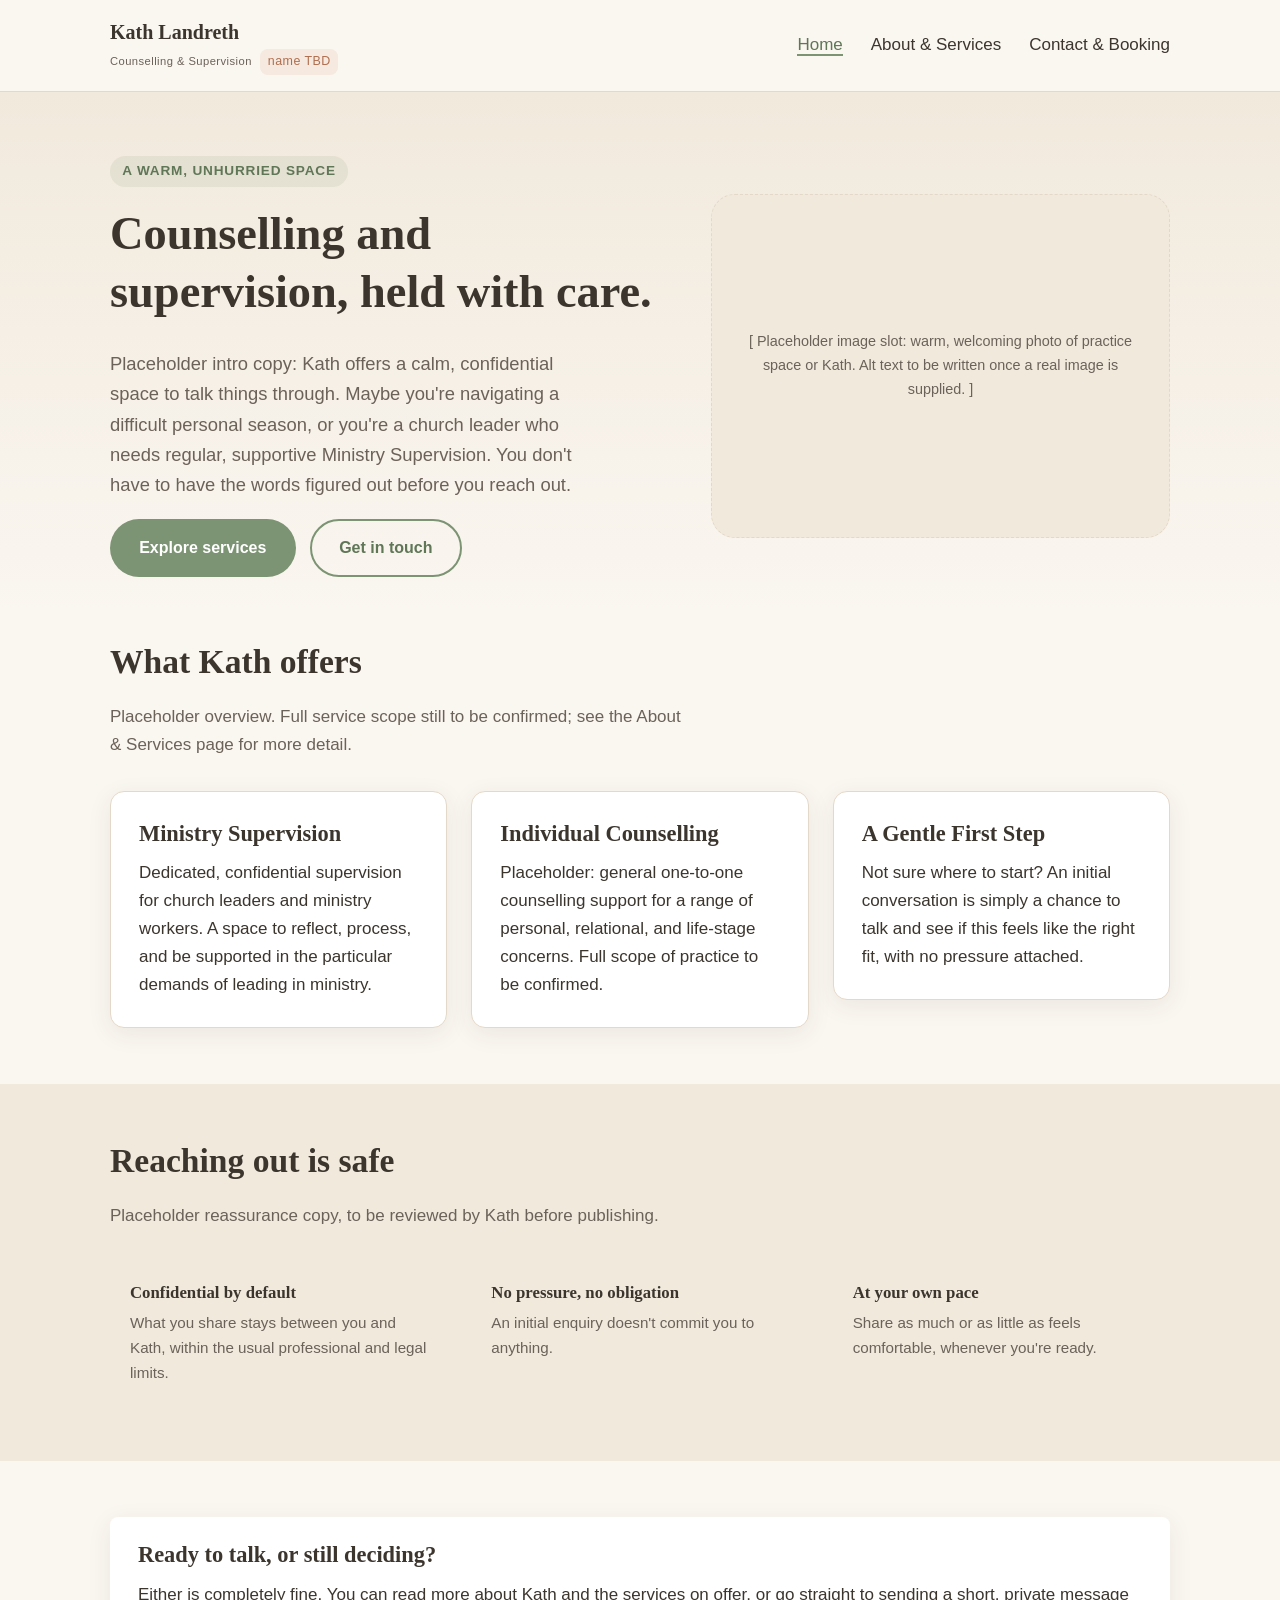
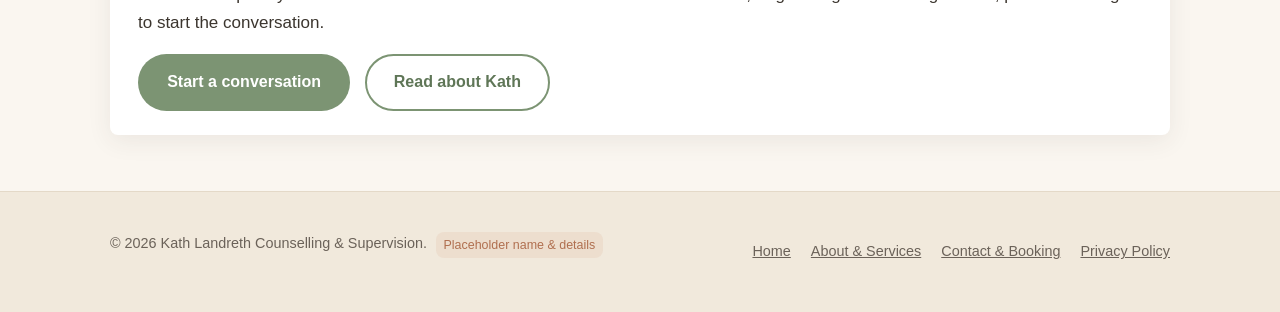
<file: index.html>
<!DOCTYPE html>
<html lang="en">
<head>
  <meta charset="UTF-8" />
  <meta name="viewport" content="width=device-width, initial-scale=1.0" />
  <title>Kath Landreth Counselling &amp; Supervision: A Safe Place to Talk</title>
  <meta name="description" content="Placeholder description: Kath Landreth Counselling & Supervision offers a warm, confidential space for individual counselling and Ministry Supervision for church leaders." />
  <link rel="stylesheet" href="css/style.css" />
  <!-- PLACEHOLDER: favicon not yet supplied. Add rel="icon" once branding is finalised. -->
</head>
<body>
  <a class="skip-link" href="#main-content">Skip to main content</a>

  <header class="site-header">
    <nav class="nav-bar" aria-label="Primary">
      <a class="site-brand" href="index.html">
        Kath Landreth
        <span class="brand-sub">Counselling &amp; Supervision <span class="placeholder-flag">name TBD</span></span>
      </a>
      <button class="nav-toggle" type="button" aria-expanded="false" aria-controls="primary-nav-links" aria-label="Menu">
        <span class="icon-bar"></span>
      </button>
      <ul class="nav-links" id="primary-nav-links">
        <li><a href="index.html" aria-current="page">Home</a></li>
        <li><a href="about.html">About &amp; Services</a></li>
        <li><a href="contact.html">Contact &amp; Booking</a></li>
      </ul>
    </nav>
  </header>

  <main id="main-content">
    <!-- Hero -->
    <section class="hero">
      <div class="container hero-inner">
        <div>
          <span class="hero-eyebrow">A warm, unhurried space</span>
          <h1>Counselling and supervision, held with care.</h1>
          <p class="hero-lede">
            Placeholder intro copy: Kath offers a calm, confidential space to
            talk things through. Maybe you're navigating a difficult personal
            season, or you're a church leader who needs regular, supportive
            Ministry Supervision. You don't have to have the words figured out
            before you reach out.
          </p>
          <div class="btn-group">
            <a class="btn btn-primary" href="about.html">Explore services</a>
            <a class="btn btn-secondary" href="contact.html">Get in touch</a>
          </div>
        </div>
        <div class="hero-image-slot" aria-hidden="false">
          <span>[ Placeholder image slot: warm, welcoming photo of practice space or Kath. Alt text to be written once a real image is supplied. ]</span>
        </div>
      </div>
    </section>

    <!-- What Kath offers -->
    <section class="section">
      <div class="container">
        <div class="section-heading">
          <h2>What Kath offers</h2>
          <p>Placeholder overview. Full service scope still to be confirmed; see the About &amp; Services page for more detail.</p>
        </div>
        <!--
          On mobile (below the breakpoint set in js/main.js's
          initOfferingsCarousel call), this becomes a one-at-a-time
          carousel, same component as the Services carousel on
          about.html, so three long cards don't turn into a wall of
          scrolling. Above that breakpoint it's the plain 3-column grid
          it always was; the JS adds/removes carousel behaviour as the
          viewport crosses the breakpoint, so nothing else needs to
          change here as more offerings are added later.
        -->
        <div class="carousel" id="offerings-carousel">
          <button type="button" class="carousel-arrow carousel-arrow-prev" aria-label="Previous offering" hidden>
            <span aria-hidden="true">&#8249;</span>
          </button>

          <div class="carousel-viewport">
            <ul class="carousel-track card-grid card-grid-3" id="offerings-track">
              <li class="carousel-slide">
                <div class="card card-compact">
                  <h3><a class="card-link" href="about.html#service-ministry-supervision" draggable="false">Ministry Supervision</a></h3>
                  <p>
                    Dedicated, confidential supervision for church leaders and
                    ministry workers. A space to reflect, process, and be
                    supported in the particular demands of leading in ministry.
                  </p>
                </div>
              </li>
              <li class="carousel-slide">
                <div class="card card-compact">
                  <h3><a class="card-link" href="about.html#service-general-counselling" draggable="false">Individual Counselling</a></h3>
                  <p>
                    Placeholder: general one-to-one counselling support for a
                    range of personal, relational, and life-stage concerns.
                    Full scope of practice to be confirmed.
                  </p>
                </div>
              </li>
              <li class="carousel-slide">
                <div class="card card-compact">
                  <h3><a class="card-link" href="contact.html" draggable="false">A Gentle First Step</a></h3>
                  <p>
                    Not sure where to start? An initial conversation is simply a
                    chance to talk and see if this feels like the right fit, with
                    no pressure attached.
                  </p>
                </div>
              </li>
            </ul>
            <!-- Mobile-only swipe hint (see setupCarousel in js/main.js
                 and css/style.css); invisible on desktop and until JS
                 shows it once this carousel scrolls into view. -->
            <span class="carousel-hint" aria-hidden="true">Swipe</span>
          </div>

          <button type="button" class="carousel-arrow carousel-arrow-next" aria-label="Next offering" hidden>
            <span aria-hidden="true">&#8250;</span>
          </button>
        </div>

        <div class="carousel-dots" id="offerings-dots" aria-label="Offering pages" hidden></div>
      </div>
    </section>

    <!-- Reassurance strip -->
    <section class="section section-alt">
      <div class="container">
        <div class="section-heading">
          <h2>Reaching out is safe</h2>
          <p>Placeholder reassurance copy, to be reviewed by Kath before publishing.</p>
        </div>
        <div class="trust-strip">
          <div class="trust-item">
            <h3>Confidential by default</h3>
            <p>What you share stays between you and Kath, within the usual professional and legal limits.</p>
          </div>
          <div class="trust-item">
            <h3>No pressure, no obligation</h3>
            <p>An initial enquiry doesn't commit you to anything.</p>
          </div>
          <div class="trust-item">
            <h3>At your own pace</h3>
            <p>Share as much or as little as feels comfortable, whenever you're ready.</p>
          </div>
        </div>
      </div>
    </section>

    <!-- Closing CTA -->
    <section class="section">
      <div class="container">
        <div class="note-box">
          <h3>Ready to talk, or still deciding?</h3>
          <p>
            Either is completely fine. You can read more about Kath and the
            services on offer, or go straight to sending a short, private
            message to start the conversation.
          </p>
          <div class="btn-group">
            <a class="btn btn-primary" href="contact.html">Start a conversation</a>
            <a class="btn btn-secondary" href="about.html">Read about Kath</a>
          </div>
        </div>
      </div>
    </section>
  </main>

  <footer class="site-footer">
    <div class="container footer-inner">
      <p>&copy; <span id="year">2026</span> Kath Landreth Counselling &amp; Supervision. <span class="placeholder-flag">Placeholder name &amp; details</span></p>
      <ul class="footer-links">
        <li><a href="index.html">Home</a></li>
        <li><a href="about.html">About &amp; Services</a></li>
        <li><a href="contact.html">Contact &amp; Booking</a></li>
        <li><a href="privacy.html">Privacy Policy</a></li>
      </ul>
    </div>
  </footer>

  <script src="js/main.js"></script>
</body>
</html>
</file>
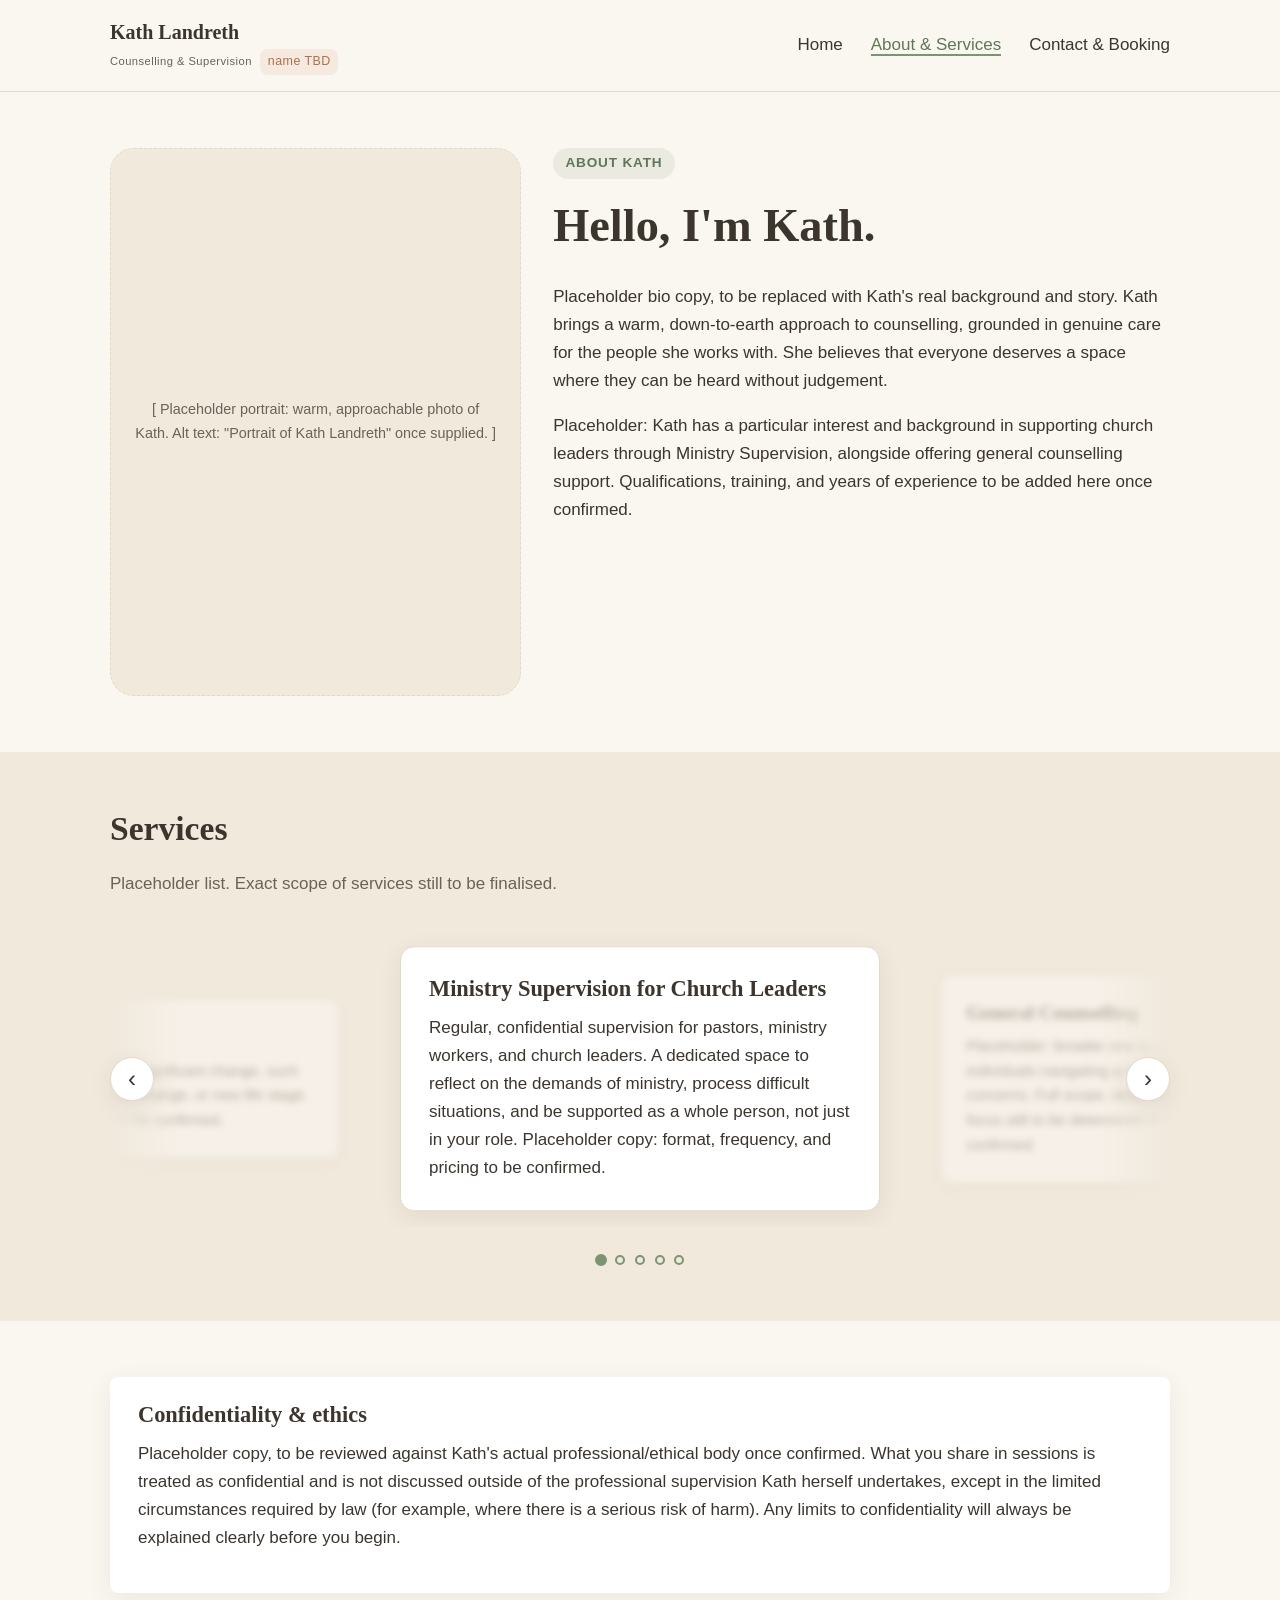
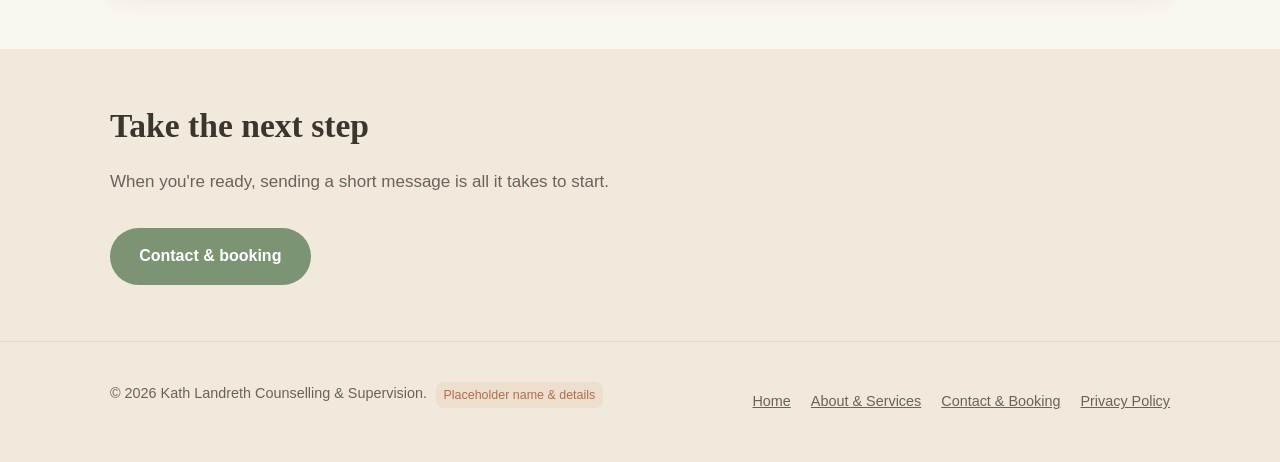
<file: about.html>
<!DOCTYPE html>
<html lang="en">
<head>
  <meta charset="UTF-8" />
  <meta name="viewport" content="width=device-width, initial-scale=1.0" />
  <title>About &amp; Services: Kath Landreth Counselling &amp; Supervision</title>
  <meta name="description" content="Placeholder description: Learn about Kath Landreth and the counselling and Ministry Supervision services offered, including confidentiality and ethics." />
  <link rel="stylesheet" href="css/style.css" />
</head>
<body>
  <a class="skip-link" href="#main-content">Skip to main content</a>

  <header class="site-header">
    <nav class="nav-bar" aria-label="Primary">
      <a class="site-brand" href="index.html">
        Kath Landreth
        <span class="brand-sub">Counselling &amp; Supervision <span class="placeholder-flag">name TBD</span></span>
      </a>
      <button class="nav-toggle" type="button" aria-expanded="false" aria-controls="primary-nav-links" aria-label="Menu">
        <span class="icon-bar"></span>
      </button>
      <ul class="nav-links" id="primary-nav-links">
        <li><a href="index.html">Home</a></li>
        <li><a href="about.html" aria-current="page">About &amp; Services</a></li>
        <li><a href="contact.html">Contact &amp; Booking</a></li>
      </ul>
    </nav>
  </header>

  <main id="main-content">
    <!-- Bio -->
    <section class="section">
      <div class="container">
        <div class="bio-layout">
          <div class="portrait-slot">
            <span>[ Placeholder portrait: warm, approachable photo of Kath. Alt text: "Portrait of Kath Landreth" once supplied. ]</span>
          </div>
          <div class="bio-content">
            <span class="hero-eyebrow">About Kath</span>
            <h1>Hello, I'm Kath.</h1>
            <p>
              Placeholder bio copy, to be replaced with Kath's real
              background and story. Kath brings a warm, down-to-earth
              approach to counselling, grounded in genuine care for the
              people she works with. She believes that everyone deserves
              a space where they can be heard without judgement.
            </p>
            <!-- Hidden on mobile only (see css/style.css): shortens the
                 bio so the portrait below appears sooner in the scroll. -->
            <p class="bio-secondary">
              Placeholder: Kath has a particular interest and background
              in supporting church leaders through Ministry Supervision,
              alongside offering general counselling support. Qualifications,
              training, and years of experience to be added here once
              confirmed.
            </p>
          </div>
        </div>
      </div>
    </section>

    <!-- Services -->
    <section class="section section-alt">
      <div class="container">
        <div class="section-heading">
          <h2>Services</h2>
          <p>Placeholder list. Exact scope of services still to be finalised.</p>
        </div>
        <!--
          Services carousel: progressively enhanced by js/main.js
          (initServicesCarousel). Without JS, .carousel-track falls back to
          the plain .card-grid layout below (both classes are present on
          the <ul>), so every service is still listed and readable.
          Add more <li class="carousel-slide"> entries here as Kath's real
          service list grows; the carousel JS re-measures slide count and
          builds arrows/dots automatically, no other changes needed.
        -->
        <div class="carousel" id="services-carousel">
          <button type="button" class="carousel-arrow carousel-arrow-prev" aria-label="Previous service" hidden>
            <span aria-hidden="true">&#8249;</span>
          </button>

          <div class="carousel-viewport">
            <ul class="carousel-track card-grid" id="services-track">
              <li class="carousel-slide" id="service-ministry-supervision">
                <div class="card card-compact">
                  <h3>Ministry Supervision for Church Leaders</h3>
                  <p>
                    Regular, confidential supervision for pastors, ministry
                    workers, and church leaders. A dedicated space to reflect on
                    the demands of ministry, process difficult situations, and be
                    supported as a whole person, not just in your role.
                    Placeholder copy: format, frequency, and pricing to be
                    confirmed.
                  </p>
                </div>
              </li>
              <li class="carousel-slide" id="service-general-counselling">
                <div class="card card-compact">
                  <h3>General Counselling</h3>
                  <p>
                    Placeholder: broader one-to-one counselling support for
                    individuals navigating a range of personal or relational
                    concerns. Full scope, session format, and areas of focus
                    still to be determined and will be listed here once
                    confirmed.
                  </p>
                </div>
              </li>
              <!-- Placeholder services below, added to demonstrate the
                   carousel with more than two cards. Replace with Kath's
                   real, comprehensive service list once confirmed. -->
              <li class="carousel-slide" id="service-grief-loss-support">
                <div class="card card-compact">
                  <h3>Grief &amp; Loss Support</h3>
                  <p>
                    Placeholder: a space to process loss and the different
                    forms grief can take, at whatever pace feels right.
                    Full scope and format still to be confirmed.
                  </p>
                </div>
              </li>
              <li class="carousel-slide" id="service-anxiety-stress">
                <div class="card card-compact">
                  <h3>Anxiety &amp; Stress</h3>
                  <p>
                    Placeholder: support for managing anxiety, overwhelm,
                    and the pressures of daily life. Full scope and format
                    still to be confirmed.
                  </p>
                </div>
              </li>
              <li class="carousel-slide" id="service-life-transitions">
                <div class="card card-compact">
                  <h3>Life Transitions</h3>
                  <p>
                    Placeholder: support through significant change, such
                    as a career shift, relationship change, or new life
                    stage. Full scope and format still to be confirmed.
                  </p>
                </div>
              </li>
            </ul>
            <!-- Mobile-only swipe hint (see setupCarousel in js/main.js
                 and css/style.css); invisible on desktop and until JS
                 briefly shows it once, on first load. -->
            <span class="carousel-hint" aria-hidden="true">Swipe</span>
          </div>

          <button type="button" class="carousel-arrow carousel-arrow-next" aria-label="Next service" hidden>
            <span aria-hidden="true">&#8250;</span>
          </button>
        </div>

        <div class="carousel-dots" id="services-dots" aria-label="Service pages" hidden></div>
      </div>
    </section>

    <!-- Confidentiality / ethics -->
    <section class="section">
      <div class="container">
        <div class="note-box">
          <h3>Confidentiality &amp; ethics</h3>
          <!--
            Two versions of this copy: .confidentiality-full (desktop)
            and .confidentiality-short (mobile only, shortened, with a
            link through to the full Privacy Policy). CSS toggles which
            one is visible per breakpoint (see css/style.css) — content
            can't cleanly differ by breakpoint any other way without JS.
          -->
          <p class="confidentiality-full">
            Placeholder copy, to be reviewed against Kath's actual
            professional/ethical body once confirmed. What you share in
            sessions is treated as confidential and is not discussed
            outside of the professional supervision Kath herself
            undertakes, except in the limited circumstances required by
            law (for example, where there is a serious risk of harm).
            Any limits to confidentiality will always be explained
            clearly before you begin.
          </p>
          <p class="confidentiality-short">
            Placeholder: what you share is treated as confidential,
            within the usual professional and legal limits.
            <a href="privacy.html">Read the full privacy policy</a>.
          </p>
        </div>
      </div>
    </section>

    <!-- CTA -->
    <section class="section section-alt">
      <div class="container">
        <div class="section-heading">
          <h2>Take the next step</h2>
          <p>When you're ready, sending a short message is all it takes to start.</p>
        </div>
        <div class="btn-group">
          <a class="btn btn-primary" href="contact.html">Contact &amp; booking</a>
        </div>
      </div>
    </section>
  </main>

  <footer class="site-footer">
    <div class="container footer-inner">
      <p>&copy; <span id="year">2026</span> Kath Landreth Counselling &amp; Supervision. <span class="placeholder-flag">Placeholder name &amp; details</span></p>
      <ul class="footer-links">
        <li><a href="index.html">Home</a></li>
        <li><a href="about.html">About &amp; Services</a></li>
        <li><a href="contact.html">Contact &amp; Booking</a></li>
        <li><a href="privacy.html">Privacy Policy</a></li>
      </ul>
    </div>
  </footer>

  <script src="js/main.js"></script>
</body>
</html>
</file>
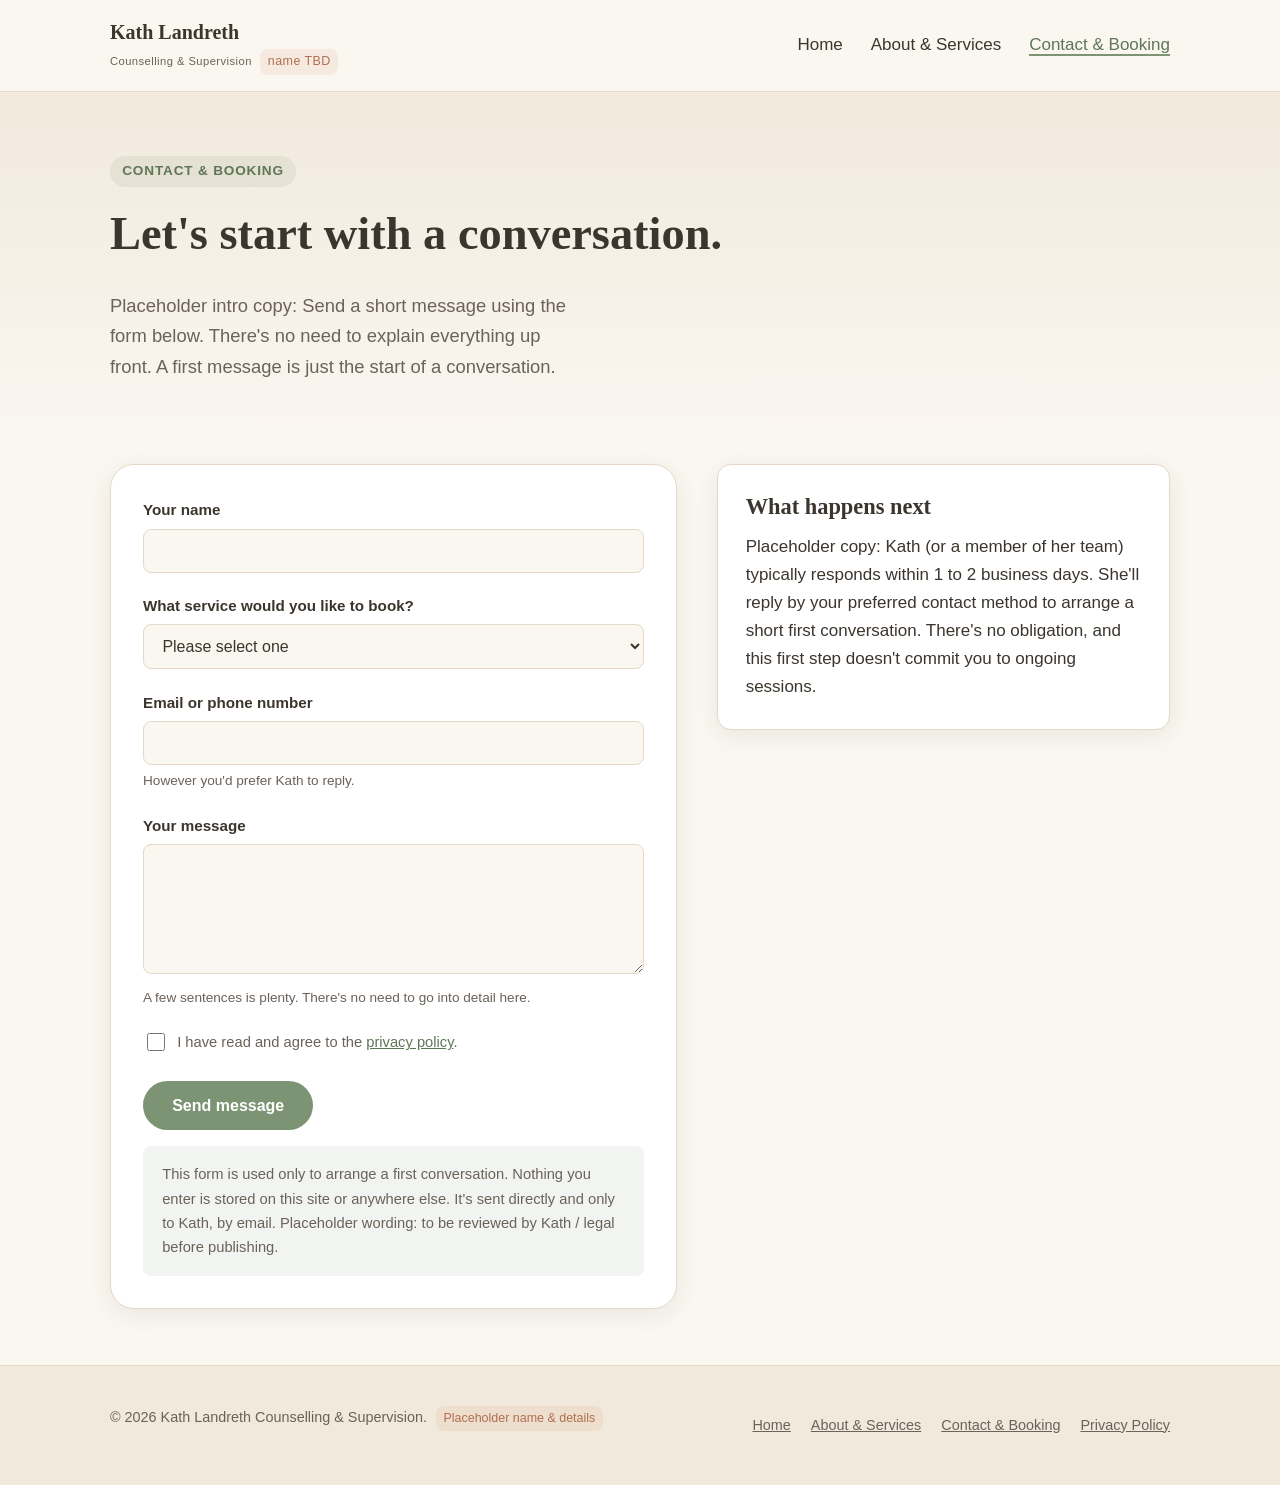
<file: contact.html>
<!DOCTYPE html>
<html lang="en">
<head>
  <meta charset="UTF-8" />
  <meta name="viewport" content="width=device-width, initial-scale=1.0" />
  <title>Contact &amp; Booking: Kath Landreth Counselling &amp; Supervision</title>
  <meta name="description" content="Placeholder description: Get in touch with Kath Landreth to arrange a first conversation. No data is stored; enquiries are sent directly by email." />
  <link rel="stylesheet" href="css/style.css" />
</head>
<body>
  <a class="skip-link" href="#main-content">Skip to main content</a>

  <header class="site-header">
    <nav class="nav-bar" aria-label="Primary">
      <a class="site-brand" href="index.html">
        Kath Landreth
        <span class="brand-sub">Counselling &amp; Supervision <span class="placeholder-flag">name TBD</span></span>
      </a>
      <button class="nav-toggle" type="button" aria-expanded="false" aria-controls="primary-nav-links" aria-label="Menu">
        <span class="icon-bar"></span>
      </button>
      <ul class="nav-links" id="primary-nav-links">
        <li><a href="index.html">Home</a></li>
        <li><a href="about.html">About &amp; Services</a></li>
        <li><a href="contact.html" aria-current="page">Contact &amp; Booking</a></li>
      </ul>
    </nav>
  </header>

  <main id="main-content">
    <section class="hero">
      <div class="container">
        <span class="hero-eyebrow">Contact &amp; booking</span>
        <h1>Let's start with a conversation.</h1>
        <p class="hero-lede">
          Placeholder intro copy: Send a short message using the form
          below. There's no need to explain everything up front. A first
          message is just the start of a conversation.
        </p>
      </div>
    </section>

    <section class="section">
      <div class="container contact-layout">
        <div>
          <!--
            DATA HANDLING: read before deploying.

            This form is a stateless relay only. It must never write to a
            database, browser storage (localStorage/sessionStorage/cookies),
            or any third-party CRM. The only allowed destination is a
            form-to-email service that forwards the submission straight to
            Kath's inbox and discards the payload afterwards.

            PLACEHOLDER endpoint below uses the Formspree pattern
            (https://formspree.io/f/YOUR_FORM_ID) purely as an example of a
            privacy-respecting form-to-email service suited to a static
            site. TODO before launch:
              1. Decide Kath's actual hosting provider (GitHub Pages,
                 Netlify, or Vercel). See README.md "Data handling &
                 email forwarding" section.
              2. If using Netlify: swap this <form> for Netlify Forms
                 (add `data-netlify="true"` and a matching `name`
                 attribute) instead of Formspree, and remove the `action`
                 URL below.
              3. If using a serverless function (e.g. Vercel/Netlify
                 function): point `action` at that function's endpoint,
                 and make sure the function forwards to email only and
                 stores nothing (no logs containing message content, no
                 database writes).
              4. Replace YOUR_FORM_ID with the real endpoint ID once a
                 service is chosen, and update js/main.js's placeholder
                 check accordingly.
          -->
          <form
            class="contact-form"
            id="enquiry-form"
            action="https://formspree.io/f/YOUR_FORM_ID"
            method="POST"
            novalidate
          >
            <!--
              Faux submit animation (see initContactForm/playSubmitSuccess
              in js/main.js and the "Submit animation" block in
              css/style.css): on successful submission, .form-fields
              fades out and this overlay fades in — grey spinner + a
              "Submitting" label, then the container fades to green
              while the spinner and label fade to white, then the
              spinner closes into a checkmark and the label switches to
              "Submitted". Decorative only; the real fetch result still
              controls whether this plays at all (see the JS).
            -->
            <div class="form-submit-overlay" aria-hidden="true">
              <div class="submit-success-group">
                <span class="submit-overlay-label">Submitting</span>
                <svg class="submit-icon" viewBox="0 0 48 48" width="48" height="48">
                  <circle class="submit-icon-arc" cx="24" cy="24" r="18" fill="none" stroke-width="4" />
                  <circle class="submit-icon-circle" cx="24" cy="24" r="18" fill="none" stroke-width="4" />
                  <path class="submit-icon-check" d="M15 25 L21 31 L33 17" fill="none" stroke-width="4" stroke-linecap="round" stroke-linejoin="round" />
                </svg>
              </div>
              <!-- Placeholder wording: to be reviewed by Kath before publishing (mirrors "What happens next" alongside the form). -->
              <div class="submit-followup-wrap">
                <p class="submit-followup">
                  Thank you for your enquiry. Kath (or a member of her team)
                  typically responds within 1 to 2 business days. She'll reply
                  by your preferred contact method to arrange a short first
                  conversation.
                </p>
              </div>
            </div>

            <div class="form-fields">
            <div class="form-row">
              <label for="name">Your name</label>
              <input type="text" id="name" name="name" autocomplete="name" required />
            </div>

            <div class="form-row">
              <label for="enquiry-type">What service would you like to book?</label>
              <!--
                Placeholder options only. Replace with Kath's real,
                comprehensive service list once confirmed (see README.md).
              -->
              <select id="enquiry-type" name="enquiry_type" required>
                <option value="" disabled selected>Please select one</option>
                <option value="Ministry Supervision">Ministry Supervision</option>
                <option value="Personal Counselling">Personal counselling</option>
                <option value="Not sure yet">Not sure yet</option>
                <option value="Something else">Something else</option>
              </select>
            </div>

            <div class="form-row">
              <label for="contact-method">Email or phone number</label>
              <input type="text" id="contact-method" name="contact_method" autocomplete="email" required />
              <span class="hint">However you'd prefer Kath to reply.</span>
            </div>

            <div class="form-row">
              <label for="message">Your message</label>
              <textarea id="message" name="message" required></textarea>
              <span class="hint">A few sentences is plenty. There's no need to go into detail here.</span>
            </div>

            <!-- Honeypot anti-spam field: left blank by real visitors, hidden via CSS. Holds no personal data. -->
            <div class="form-honeypot" aria-hidden="true">
              <label for="_gotcha">Leave this field blank</label>
              <input type="text" id="_gotcha" name="_gotcha" tabindex="-1" autocomplete="off" />
            </div>

            <div class="form-row form-row-checkbox">
              <input type="checkbox" id="consent" name="consent" required />
              <label for="consent">
                I have read and agree to the
                <a href="privacy.html">privacy policy</a>.
                <!-- Placeholder: add a link to Kath's terms & conditions
                     here too, once one exists. -->
              </label>
            </div>

            <button class="btn btn-primary" type="submit">Send message</button>

            <!--
              Two versions, both placed below the submit button now on
              both breakpoints: .privacy-note-full (desktop, the
              original full-length wording) and .privacy-note-short (a
              fine-print version, mobile only). CSS toggles which one
              is visible per breakpoint — content can't cleanly differ
              by breakpoint without two versions in the markup.
            -->
            <div class="privacy-note privacy-note-full">
              This form is used only to arrange a first conversation.
              Nothing you enter is stored on this site or anywhere else.
              It's sent directly and only to Kath, by email. Placeholder
              wording: to be reviewed by Kath / legal before publishing.
            </div>

            <p class="privacy-note privacy-note-short">
              Used only to arrange a first conversation. Nothing is
              stored; it's sent directly to Kath. Wording to be
              reviewed before publishing.
            </p>

            <div class="form-status" id="form-status" role="status" aria-live="polite"></div>
            </div>
          </form>
        </div>

        <aside class="contact-details">
          <div class="card">
            <h3>What happens next</h3>
            <p>
              Placeholder copy: Kath (or a member of her team) typically
              responds within 1 to 2 business days. She'll reply by your
              preferred contact method to arrange a short first
              conversation. There's no obligation, and this first step
              doesn't commit you to ongoing sessions.
            </p>
          </div>
        </aside>
      </div>
    </section>
  </main>

  <footer class="site-footer">
    <div class="container footer-inner">
      <p>&copy; <span id="year">2026</span> Kath Landreth Counselling &amp; Supervision. <span class="placeholder-flag">Placeholder name &amp; details</span></p>
      <ul class="footer-links">
        <li><a href="index.html">Home</a></li>
        <li><a href="about.html">About &amp; Services</a></li>
        <li><a href="contact.html">Contact &amp; Booking</a></li>
        <li><a href="privacy.html">Privacy Policy</a></li>
      </ul>
    </div>
  </footer>

  <script src="js/main.js"></script>
</body>
</html>
</file>
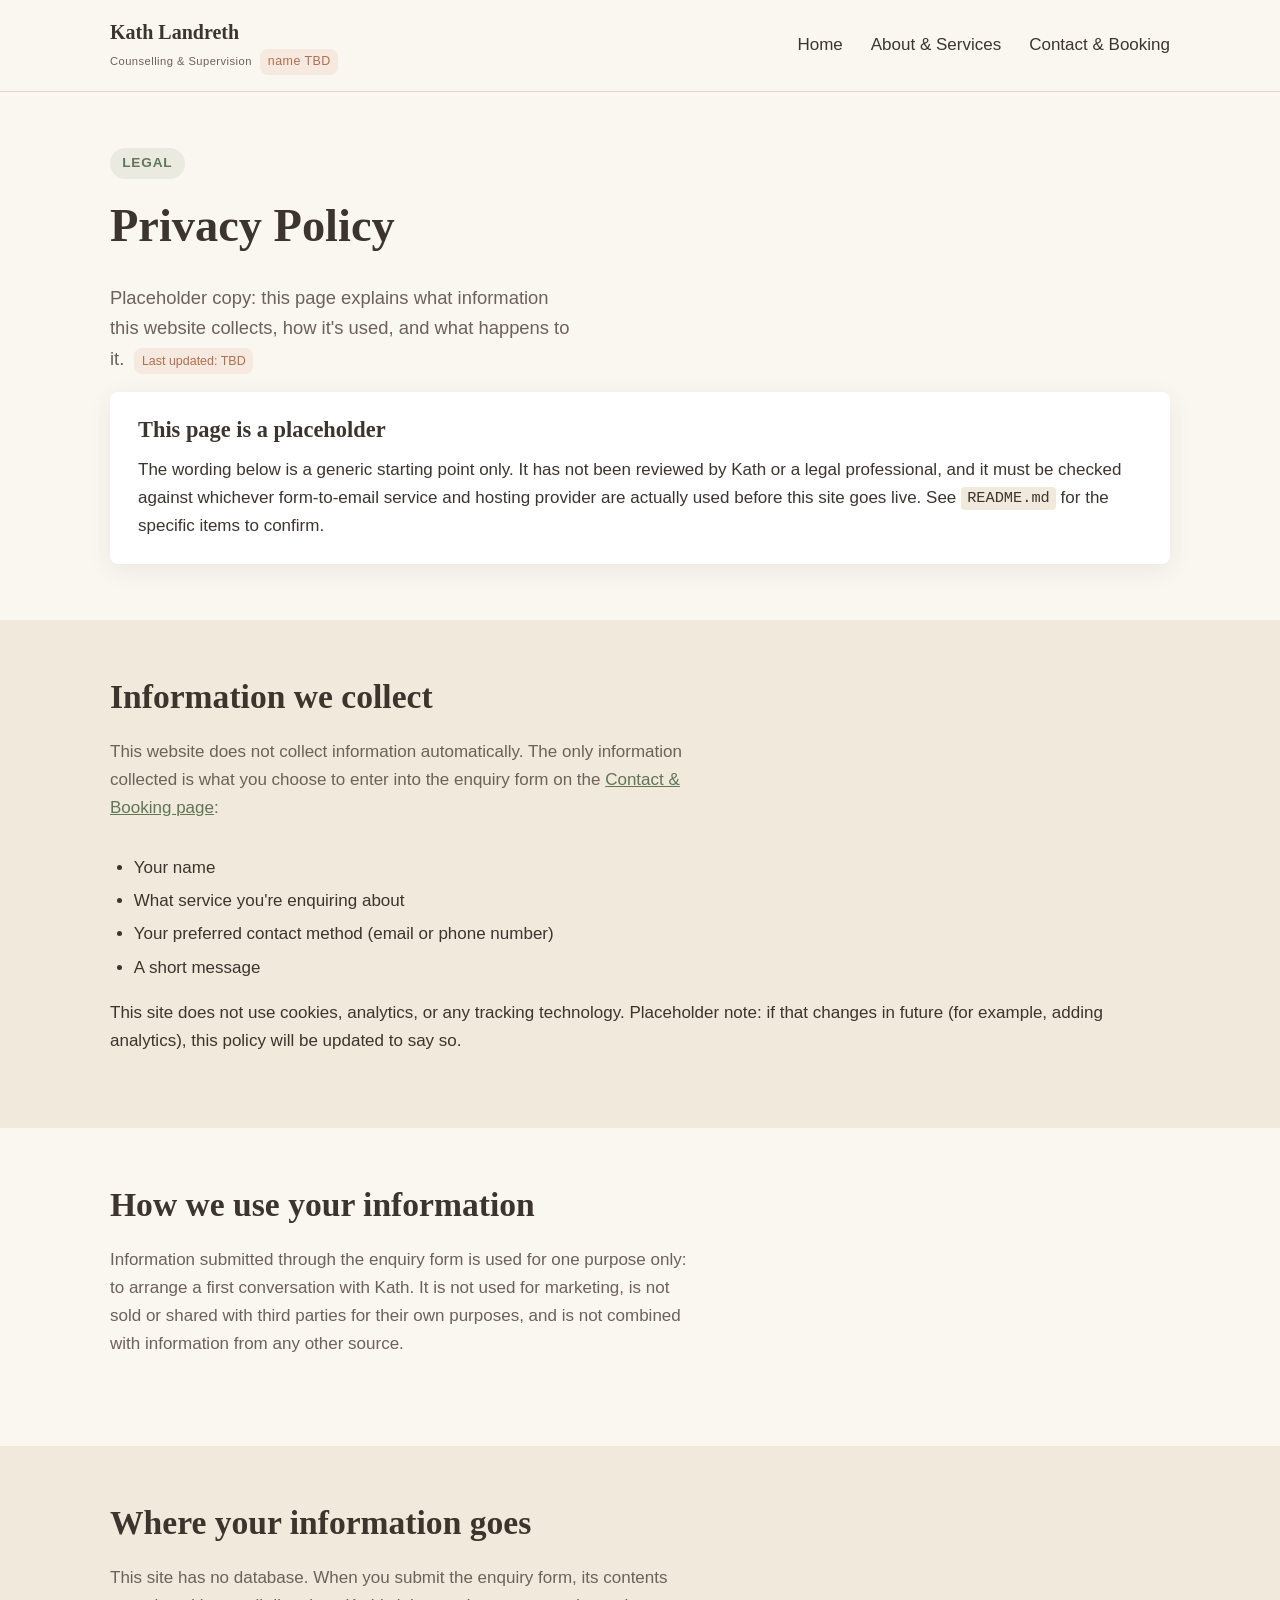
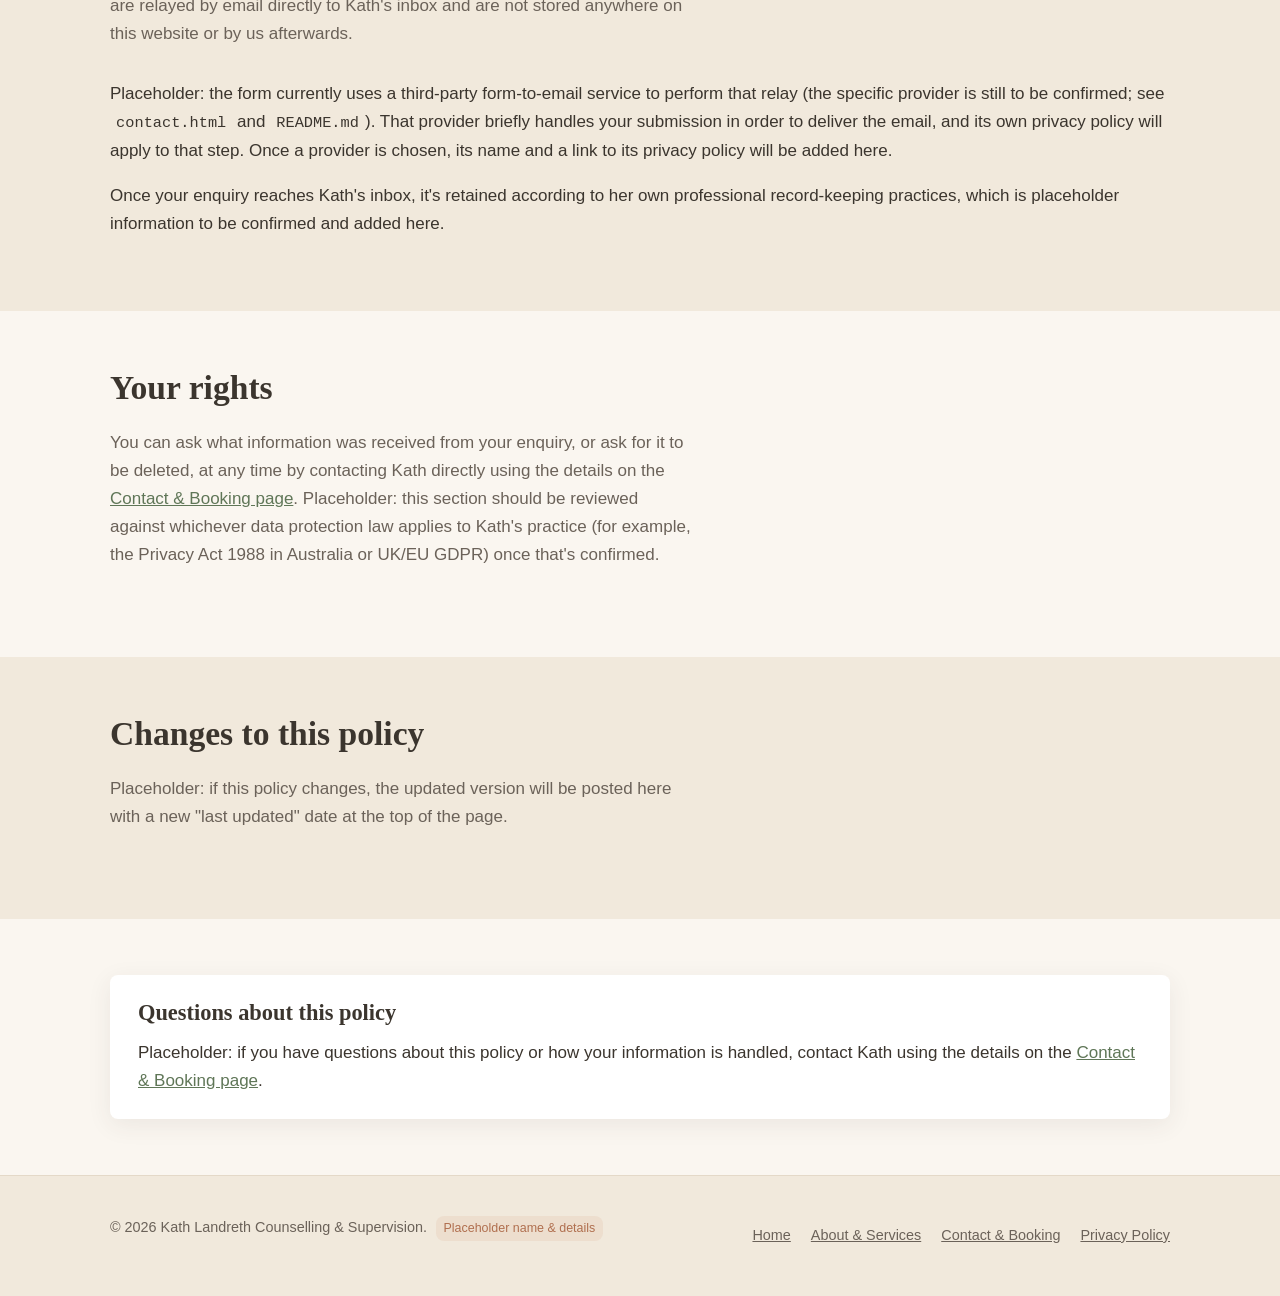
<file: privacy.html>
<!DOCTYPE html>
<html lang="en">
<head>
  <meta charset="UTF-8" />
  <meta name="viewport" content="width=device-width, initial-scale=1.0" />
  <title>Privacy Policy: Kath Landreth Counselling &amp; Supervision</title>
  <meta name="description" content="Placeholder description: How Kath Landreth Counselling & Supervision handles information submitted through this website." />
  <link rel="stylesheet" href="css/style.css" />
</head>
<body>
  <a class="skip-link" href="#main-content">Skip to main content</a>

  <!--
    This entire page is placeholder legal content, generated as a
    starting point only. It has not been reviewed by Kath or a legal
    professional and must not be published as-is. See the note box
    below and README.md for what still needs confirming.
  -->

  <header class="site-header">
    <nav class="nav-bar" aria-label="Primary">
      <a class="site-brand" href="index.html">
        Kath Landreth
        <span class="brand-sub">Counselling &amp; Supervision <span class="placeholder-flag">name TBD</span></span>
      </a>
      <button class="nav-toggle" type="button" aria-expanded="false" aria-controls="primary-nav-links" aria-label="Menu">
        <span class="icon-bar"></span>
      </button>
      <ul class="nav-links" id="primary-nav-links">
        <li><a href="index.html">Home</a></li>
        <li><a href="about.html">About &amp; Services</a></li>
        <li><a href="contact.html">Contact &amp; Booking</a></li>
      </ul>
    </nav>
  </header>

  <main id="main-content">
    <section class="section">
      <div class="container">
        <span class="hero-eyebrow">Legal</span>
        <h1>Privacy Policy</h1>
        <p class="hero-lede">
          Placeholder copy: this page explains what information this
          website collects, how it's used, and what happens to it.
          <span class="placeholder-flag">Last updated: TBD</span>
        </p>

        <div class="note-box">
          <h3>This page is a placeholder</h3>
          <p>
            The wording below is a generic starting point only. It has
            not been reviewed by Kath or a legal professional, and it
            must be checked against whichever form-to-email service and
            hosting provider are actually used before this site goes
            live. See <code>README.md</code> for the specific items to
            confirm.
          </p>
        </div>
      </div>
    </section>

    <section class="section section-alt">
      <div class="container">
        <div class="section-heading">
          <h2>Information we collect</h2>
          <p>
            This website does not collect information automatically.
            The only information collected is what you choose to enter
            into the enquiry form on the
            <a href="contact.html">Contact &amp; Booking page</a>:
          </p>
        </div>
        <ul>
          <li>Your name</li>
          <li>What service you're enquiring about</li>
          <li>Your preferred contact method (email or phone number)</li>
          <li>A short message</li>
        </ul>
        <p>
          This site does not use cookies, analytics, or any tracking
          technology. Placeholder note: if that changes in future (for
          example, adding analytics), this policy will be updated to
          say so.
        </p>
      </div>
    </section>

    <section class="section">
      <div class="container">
        <div class="section-heading">
          <h2>How we use your information</h2>
          <p>
            Information submitted through the enquiry form is used for
            one purpose only: to arrange a first conversation with
            Kath. It is not used for marketing, is not sold or shared
            with third parties for their own purposes, and is not
            combined with information from any other source.
          </p>
        </div>
      </div>
    </section>

    <section class="section section-alt">
      <div class="container">
        <div class="section-heading">
          <h2>Where your information goes</h2>
          <p>
            This site has no database. When you submit the enquiry
            form, its contents are relayed by email directly to Kath's
            inbox and are not stored anywhere on this website or by us
            afterwards.
          </p>
        </div>
        <p>
          Placeholder: the form currently uses a third-party
          form-to-email service to perform that relay (the specific
          provider is still to be confirmed; see
          <code>contact.html</code> and <code>README.md</code>). That
          provider briefly handles your submission in order to deliver
          the email, and its own privacy policy will apply to that
          step. Once a provider is chosen, its name and a link to its
          privacy policy will be added here.
        </p>
        <p>
          Once your enquiry reaches Kath's inbox, it's retained
          according to her own professional record-keeping practices,
          which is placeholder information to be confirmed and added
          here.
        </p>
      </div>
    </section>

    <section class="section">
      <div class="container">
        <div class="section-heading">
          <h2>Your rights</h2>
          <p>
            You can ask what information was received from your
            enquiry, or ask for it to be deleted, at any time by
            contacting Kath directly using the details on the
            <a href="contact.html">Contact &amp; Booking page</a>.
            Placeholder: this section should be reviewed against
            whichever data protection law applies to Kath's practice
            (for example, the Privacy Act 1988 in Australia or UK/EU
            GDPR) once that's confirmed.
          </p>
        </div>
      </div>
    </section>

    <section class="section section-alt">
      <div class="container">
        <div class="section-heading">
          <h2>Changes to this policy</h2>
          <p>
            Placeholder: if this policy changes, the updated version
            will be posted here with a new "last updated" date at the
            top of the page.
          </p>
        </div>
      </div>
    </section>

    <section class="section">
      <div class="container">
        <div class="note-box">
          <h3>Questions about this policy</h3>
          <p>
            Placeholder: if you have questions about this policy or
            how your information is handled, contact Kath using the
            details on the
            <a href="contact.html">Contact &amp; Booking page</a>.
          </p>
        </div>
      </div>
    </section>
  </main>

  <footer class="site-footer">
    <div class="container footer-inner">
      <p>&copy; <span id="year">2026</span> Kath Landreth Counselling &amp; Supervision. <span class="placeholder-flag">Placeholder name &amp; details</span></p>
      <ul class="footer-links">
        <li><a href="index.html">Home</a></li>
        <li><a href="about.html">About &amp; Services</a></li>
        <li><a href="contact.html">Contact &amp; Booking</a></li>
        <li><a href="privacy.html" aria-current="page">Privacy Policy</a></li>
      </ul>
    </div>
  </footer>

  <script src="js/main.js"></script>
</body>
</html>
</file>
<file: css/style.css>
/* ==========================================================================
   Kath Landreth Counselling & Supervision — Placeholder Visual Identity
   --------------------------------------------------------------------------
   Business name, palette, and typography below are PLACEHOLDERS.
   Everything visual is driven by the CSS variables in :root, so swapping
   in real branding later should mean editing this one block only.
   ========================================================================== */

:root {
  /* --- Colour palette (placeholder: warm, muted, calming) --- */
  --color-bg: #faf6f0;            /* warm cream page background */
  --color-bg-alt: #f1e9dc;        /* soft sand for alternating sections */
  --color-surface: #ffffff;       /* cards / form surface */
  --color-primary: #7c9473;       /* muted sage green */
  --color-primary-dark: #5f7657;  /* deeper sage for hover/emphasis */
  --color-accent: #c98b6b;        /* soft terracotta accent */
  --color-accent-dark: #b06f4f;
  --color-text: #3b352e;          /* warm charcoal-brown, not pure black */
  --color-text-muted: #6b6259;
  --color-border: #e4d9c8;
  --color-focus: #4f7db3;         /* accessible focus ring, kept distinct from palette */

  /* --- Typography (placeholder: system fonts, no third-party font loads) --- */
  --font-heading: Georgia, "Iowan Old Style", "Palatino Linotype", "Book Antiqua", serif;
  --font-body: -apple-system, BlinkMacSystemFont, "Segoe UI", Roboto, "Helvetica Neue", Arial, sans-serif;

  /* --- Spacing / shape --- */
  --radius-sm: 8px;
  --radius-md: 14px;
  --radius-lg: 24px;
  --shadow-soft: 0 6px 24px rgba(59, 53, 46, 0.08);
  --max-width: 1100px;
}

/* --- Reset / base --- */
* {
  box-sizing: border-box;
}

html {
  -webkit-text-size-adjust: 100%;
}

body {
  margin: 0;
  font-family: var(--font-body);
  background: var(--color-bg);
  color: var(--color-text);
  line-height: 1.65;
  font-size: 17px;
  animation: page-fade-in 0.6s ease;
}

@keyframes page-fade-in {
  from {
    opacity: 0;
  }
  to {
    opacity: 1;
  }
}

@media (prefers-reduced-motion: reduce) {
  body {
    animation: none;
  }
}

img {
  max-width: 100%;
  display: block;
}

a {
  color: var(--color-primary-dark);
}

a:focus-visible,
button:focus-visible,
input:focus-visible,
textarea:focus-visible {
  outline: 3px solid var(--color-focus);
  outline-offset: 2px;
}

h1, h2, h3, h4 {
  font-family: var(--font-heading);
  line-height: 1.25;
  margin: 0 0 0.6em;
  color: var(--color-text);
  font-weight: 600;
}

h1 { font-size: clamp(2rem, 5vw, 2.9rem); text-wrap: balance; }
h2 { font-size: clamp(1.5rem, 3.5vw, 2.1rem); }
h3 { font-size: clamp(1.15rem, 2.5vw, 1.4rem); }

p { margin: 0 0 1em; }

main ul, main ol {
  margin: 0 0 1em;
  padding-left: 1.4em;
  color: var(--color-text);
}

main li + li {
  margin-top: 0.3em;
}

code {
  font-family: ui-monospace, SFMono-Regular, Consolas, "Liberation Mono", Menlo, monospace;
  background: var(--color-bg-alt);
  padding: 0.15em 0.4em;
  border-radius: 4px;
  font-size: 0.9em;
}

.container {
  width: 100%;
  max-width: var(--max-width);
  margin: 0 auto;
  padding: 0 1.25rem;
}

.visually-hidden {
  position: absolute;
  width: 1px;
  height: 1px;
  overflow: hidden;
  clip: rect(0 0 0 0);
  white-space: nowrap;
}

.skip-link {
  position: absolute;
  left: -9999px;
  top: 0;
  background: var(--color-primary-dark);
  color: #fff;
  padding: 0.75em 1.25em;
  border-radius: 0 0 var(--radius-sm) 0;
  z-index: 100;
}

.skip-link:focus {
  left: 0;
}

/* --- Buttons --- */
.btn {
  display: inline-block;
  font-family: var(--font-body);
  font-size: 1rem;
  font-weight: 600;
  text-decoration: none;
  padding: 0.85em 1.7em;
  border-radius: 999px;
  border: 2px solid transparent;
  cursor: pointer;
  transition: transform 0.15s ease, background-color 0.15s ease, color 0.15s ease;
}

.btn-primary {
  background: var(--color-primary);
  color: #fff;
}

.btn-primary:hover {
  background: var(--color-primary-dark);
}

.btn-secondary {
  background: transparent;
  border-color: var(--color-primary);
  color: var(--color-primary-dark);
}

.btn-secondary:hover {
  background: var(--color-primary);
  color: #fff;
}

.btn:hover {
  transform: translateY(-1px);
}

.btn-group {
  display: flex;
  flex-wrap: wrap;
  gap: 0.9rem;
}

@media (max-width: 840px) {
  /* Keep button pairs side by side on phones instead of stacking:
     shrink padding/font just enough that two buttons fit one row. */
  .btn-group {
    flex-wrap: nowrap;
    gap: 0.6rem;
  }

  .btn-group .btn {
    flex: 1 1 0;
    min-width: 0;
    padding: 0.75em 0.6em;
    font-size: 0.88rem;
    text-align: center;
    line-height: 1.25;
    /* When one label wraps to two lines it stretches the row (and
       therefore the other button) taller; inline-block content just
       sits at the top of that extra height by default, so a
       single-line label like "Read about Kath" looked pinned to the
       top instead of centred. Flex + centering fixes that regardless
       of how many lines either label ends up wrapping to. */
    display: flex;
    align-items: center;
    justify-content: center;
  }
}

/* --- Header / Nav --- */
.site-header {
  background: var(--color-bg);
  border-bottom: 1px solid var(--color-border);
  position: sticky;
  top: 0;
  z-index: 50;
  /* iOS Safari has a longstanding bug where a sticky element's paint
     lags behind its actual (correct) position while the address bar
     is collapsing/expanding mid-scroll, leaving a gap that briefly
     shows the page scrolling underneath. Promoting it to its own
     compositor layer is the standard fix — it stops relying on Safari
     to repaint the sticky element in step with the toolbar animation. */
  transform: translateZ(0);
}

.nav-bar {
  display: flex;
  align-items: center;
  justify-content: space-between;
  padding: 1rem 1.25rem;
  max-width: var(--max-width);
  margin: 0 auto;
}

.site-brand {
  font-family: var(--font-heading);
  font-size: 1.25rem;
  font-weight: 700;
  text-decoration: none;
  color: var(--color-text);
}

.site-brand .brand-sub {
  display: block;
  font-family: var(--font-body);
  font-size: 0.7rem;
  font-weight: 400;
  letter-spacing: 0.04em;
  color: var(--color-text-muted);
}

.nav-toggle {
  display: inline-flex;
  align-items: center;
  justify-content: center;
  background: transparent;
  border: 1px solid var(--color-border);
  border-radius: var(--radius-sm);
  width: 44px;
  height: 44px;
  padding: 0;
  cursor: pointer;
}

.nav-toggle .icon-bar {
  display: block;
  width: 20px;
  height: 2px;
  background: var(--color-text);
  position: relative;
}

.nav-toggle .icon-bar::before,
.nav-toggle .icon-bar::after {
  content: "";
  position: absolute;
  left: 0;
  width: 20px;
  height: 2px;
  background: var(--color-text);
}

.nav-toggle .icon-bar::before { top: -6px; }
.nav-toggle .icon-bar::after { top: 6px; }

.nav-links {
  list-style: none;
  display: flex;
  gap: 1.75rem;
  margin: 0;
  padding: 0;
}

.nav-links a {
  text-decoration: none;
  color: var(--color-text);
  font-weight: 500;
}

.nav-links a[aria-current="page"] {
  color: var(--color-primary-dark);
  border-bottom: 2px solid var(--color-primary);
}

.nav-links a:hover {
  color: var(--color-primary-dark);
}

@media (max-width: 780px) {
  .nav-toggle {
    display: inline-flex;
  }

  .nav-links {
    display: none;
    position: absolute;
    left: 0;
    right: 0;
    top: 100%;
    flex-direction: column;
    gap: 0;
    background: var(--color-bg);
    border-bottom: 1px solid var(--color-border);
    box-shadow: var(--shadow-soft);
  }

  .nav-links.is-open {
    display: flex;
  }

  .nav-links li {
    border-top: 1px solid var(--color-border);
  }

  .nav-links a {
    display: block;
    padding: 1em 1.25rem;
  }
}

@media (min-width: 781px) {
  .nav-toggle {
    display: none;
  }
}

/* --- Hero --- */
.hero {
  padding: 4rem 0 2rem;
  background: linear-gradient(180deg, var(--color-bg-alt) 0%, var(--color-bg) 100%);
}

@media (max-width: 840px) {
  /* Sticky header already anchors the top of the page; a full 4rem of
     extra padding above the eyebrow pill just pushes content down.
     Bottom padding is reduced further still — most noticeable on
     Contact & Booking, whose hero has no buttons to fill that
     trailing space, so even a modest bottom padding reads as a big
     gap before the form. */
  .hero {
    padding-top: 1.5rem;
    padding-bottom: 0.5rem;
  }
}

.hero-inner {
  display: grid;
  gap: 2.5rem;
  align-items: center;
}

@media (min-width: 860px) {
  .hero-inner {
    grid-template-columns: 1.1fr 0.9fr;
  }
}

.hero-eyebrow {
  display: inline-block;
  font-size: 0.85rem;
  font-weight: 600;
  letter-spacing: 0.06em;
  text-transform: uppercase;
  color: var(--color-primary-dark);
  background: rgba(124, 148, 115, 0.12);
  padding: 0.35em 0.9em;
  border-radius: 999px;
  margin-bottom: 1.1rem;
}

.hero-lede {
  font-size: 1.15rem;
  color: var(--color-text-muted);
  max-width: 46ch;
}

.hero-image-slot {
  background: var(--color-bg-alt);
  border: 1px dashed var(--color-border);
  border-radius: var(--radius-lg);
  aspect-ratio: 4 / 3;
  display: flex;
  align-items: center;
  justify-content: center;
  color: var(--color-text-muted);
  font-size: 0.9rem;
  text-align: center;
  padding: 1.5rem;
  transition: transform 0.15s ease, box-shadow 0.15s ease;
}

.hero-image-slot:hover {
  transform: translateY(-4px);
  box-shadow: 0 10px 28px rgba(59, 53, 46, 0.14);
}

@media (max-width: 840px) {
  /* This is still just placeholder text in a box, so on phones it
     shrinks to a short banner strip instead of a near-square block
     that eats most of the first screen. Widen this back out (or
     remove the override) once a real photo replaces the placeholder. */
  .hero-image-slot {
    aspect-ratio: 21 / 9;
    padding: 1rem;
    font-size: 0.8rem;
  }
}

/* --- Generic sections --- */
.section {
  padding: 3.5rem 0;
}

/* Web only: the section right after a hero (most noticeable on
   Contact & Booking, whose hero has no buttons to fill the trailing
   space) gets a smaller top padding than sections generally do,
   closing up the gap between the intro text and whatever follows. */
.hero + .section {
  padding-top: 2rem;
}

@media (max-width: 840px) {
  /* Full desktop padding between every stacked section adds up to a
     lot of dead scrolling on phones, where sections stack in a single
     column anyway. */
  .section {
    padding: 2.25rem 0;
  }

  /* The section right after a hero gets an even smaller top padding:
     combined with the hero's own reduced bottom padding, this closes
     the gap noticeable on Contact & Booking between the intro text and
     the form (Home's hero has buttons filling that space, so it's less
     visible there, but the tighter spacing suits it too). */
  .hero + .section {
    padding-top: 1rem;
  }
}

.section-alt {
  background: var(--color-bg-alt);
}

.section-heading {
  max-width: 62ch;
  margin-bottom: 2rem;
}

.section-heading p {
  color: var(--color-text-muted);
}

/* --- Cards / grid --- */
.card-grid {
  display: grid;
  gap: 1.5rem;
  grid-template-columns: 1fr;
}

@media (min-width: 640px) {
  .card-grid {
    grid-template-columns: repeat(2, 1fr);
  }
}

@media (min-width: 960px) {
  .card-grid-3 {
    grid-template-columns: repeat(3, 1fr);
  }
}

/* --- Animated hover outline ---
   Draws a green ring that sweeps around the container's edge on hover,
   starting and finishing at the top (12 o'clock), with an eased S-curve
   (slow to start, fast through the middle, slow to finish). Implemented
   as a conic-gradient on a pseudo-element, masked down to a ring shape;
   @property is what makes the custom property (and therefore the
   gradient's sweep) animatable instead of snapping instantly. Shared by
   every "lift" container: cards, the note box, the hero image slot, and
   the about-page portrait slot.

   Duration is set per-element via --outline-duration (see
   initHoverOutlineTiming in js/main.js), which measures each element's
   own perimeter so the ring sweeps at a constant visual speed rather
   than a fixed time — otherwise the same 0.5s that suits a small card
   makes the sweep look rushed on a much wider container like the note
   box. The 0.5s fallback only applies if JS hasn't run yet. */
@property --outline-pct {
  syntax: "<percentage>";
  inherits: false;
  initial-value: 0%;
}

.card,
.note-box,
.hero-image-slot,
.portrait-slot {
  position: relative;
}

.card::after,
.note-box::after,
.hero-image-slot::after,
.portrait-slot::after {
  content: "";
  position: absolute;
  inset: 0;
  border-radius: inherit;
  padding: 2px;
  background: conic-gradient(var(--color-primary) var(--outline-pct, 0%), transparent 0%);
  -webkit-mask: linear-gradient(#000 0 0) content-box, linear-gradient(#000 0 0);
  -webkit-mask-composite: xor;
  mask: linear-gradient(#000 0 0) content-box, linear-gradient(#000 0 0);
  mask-composite: exclude;
  pointer-events: none;
  transition: --outline-pct var(--outline-duration, 0.5s) cubic-bezier(0.65, 0, 0.35, 1);
}

.card:hover::after,
.portrait-slot:hover::after,
.note-box:hover::after,
.hero-image-slot:hover::after {
  --outline-pct: 100%;
}

.card {
  background: var(--color-surface);
  border: 1px solid var(--color-border);
  border-radius: var(--radius-md);
  padding: 1.75rem;
  box-shadow: var(--shadow-soft);
  transition: transform 0.15s ease, box-shadow 0.15s ease, border-color 0.2s ease;
}

.card:hover {
  transform: translateY(-4px);
  box-shadow: 0 10px 28px rgba(59, 53, 46, 0.14);
}

.card h3 {
  margin-bottom: 0.5em;
}

.card p:last-child {
  margin-bottom: 0;
}

/* Clickable cards (e.g. Home's "What Kath offers") wrap only their
   heading in a link, then stretch it over the full card with ::after
   so the whole card is clickable — not just the heading text. The
   animated hover-outline ring above needs to live on .card itself
   rather than the <a>: browsers don't animate a transition on a
   registered custom property (--outline-pct) when it's declared on a
   focusable element, they just snap straight to the end value instead
   of sweeping. Keeping the link non-card-sized sidesteps that. */
.card-link {
  color: inherit;
  text-decoration: none;
  -webkit-user-drag: none;
}

.card-link::after {
  content: "";
  position: absolute;
  inset: 0;
}

@media (max-width: 840px) {
  /* Used on the Home page's "What Kath offers" cards, which become a
     carousel on mobile (see initOfferingsCarousel in js/main.js).
     Full desktop type size made each card's own carousel slide (and
     therefore the whole carousel, which sizes itself to the tallest
     slide) taller than it needs to be; a smaller, tighter card keeps
     the same compact-rectangle feel the grid has on desktop. */
  .card-compact {
    padding: 1.25rem;
  }

  .card-compact h3 {
    font-size: 1.05rem;
  }

  .card-compact p {
    font-size: 0.92rem;
  }

  /* About page's Services carousel specifically: its placeholder copy
     runs noticeably longer than Home's offering cards, so on top of
     the smaller type above, clamp to a few lines with an ellipsis. That
     caps every card at roughly the same, close-to-square height
     regardless of how long an individual service's text is, instead of
     the tallest one dictating a much taller carousel for all of them. */
  #services-carousel .card-compact p {
    display: -webkit-box;
    -webkit-line-clamp: 4;
    -webkit-box-orient: vertical;
    overflow: hidden;
  }
}

/* --- Carousel (shared component) ---
   Used by the About & Services page's Services carousel (always on)
   and the Home page's "What Kath offers" carousel (mobile-only, see
   initOfferingsCarousel in js/main.js). Base rules (no JS-active
   class) intentionally match the plain .card-grid layout, so the
   cards stay fully visible and readable if JavaScript fails to load,
   or on Home above the mobile breakpoint. JS adds "is-carousel" to the
   root element once it activates carousel mode, which is what
   switches the track over to absolute-positioned, circular slide
   layout below. */
.carousel-track {
  list-style: none;
  margin: 0;
  padding: 0;
}

.carousel-slide {
  margin: 0;
}

.carousel {
  position: relative;
}

.carousel-viewport {
  overflow: visible;
}

.carousel-arrow {
  position: absolute;
  top: 50%;
  transform: translateY(-50%);
  z-index: 3;
  width: 44px;
  height: 44px;
  border-radius: 50%;
  background: var(--color-surface);
  border: 1px solid var(--color-border);
  box-shadow: var(--shadow-soft);
  color: var(--color-text);
  font-size: 1.5rem;
  line-height: 1;
  display: flex;
  align-items: center;
  justify-content: center;
  cursor: pointer;
  transition: background-color 0.15s ease, color 0.15s ease;
}

.carousel-arrow:hover {
  background: var(--color-primary);
  color: #fff;
}

.carousel-arrow-prev {
  left: 0;
}

.carousel-arrow-next {
  right: 0;
}

.carousel-dots {
  display: flex;
  justify-content: center;
  gap: 0.6rem;
  margin-top: 1.75rem;
}

/* `.carousel-arrow`/`.carousel-dots` set `display` unconditionally, which
   has the same specificity as the browser's own `[hidden] { display:
   none }` rule — with equal specificity the later (author) rule wins,
   so plain `hidden` silently did nothing on these. This bumps the
   specificity so toggling `hidden` in JS (see setupCarousel in
   js/main.js) actually hides them, which matters once a carousel can
   be switched off again (the mobile-only "What Kath offers" one). */
.carousel-arrow[hidden],
.carousel-dots[hidden] {
  display: none;
}

.carousel-dot {
  width: 10px;
  height: 10px;
  padding: 0;
  border-radius: 50%;
  border: 2px solid var(--color-primary);
  background: transparent;
  cursor: pointer;
  transition: background-color 0.2s ease, transform 0.2s ease, border-color 0.2s ease;
}

.carousel-dot:hover {
  border-color: var(--color-primary-dark);
}

.carousel-dot.is-active {
  background: var(--color-primary);
  transform: scale(1.2);
}

/* Carousel mode: only applied once JS confirms it initialised */
.carousel.is-carousel .carousel-viewport {
  /* overflow-x/overflow-y set to different keywords (e.g. hidden + visible)
     makes browsers resolve "visible" to "auto" per spec, which draws a
     real scrollbar. Keep overflow uniformly hidden instead, and reserve
     vertical padding as headroom for the active card's hover-lift
     (translateY) and its larger hover box-shadow, so neither gets
     clipped against the top/bottom edge. */
  overflow: hidden;
  padding: 16px 3.25rem;
  /* Fade the off-screen slides out gradually near the arrows instead of
     hard-clipping them at the overflow edge. */
  -webkit-mask-image: linear-gradient(
    to right,
    transparent 0,
    #000 70px,
    #000 calc(100% - 70px),
    transparent 100%
  );
  mask-image: linear-gradient(
    to right,
    transparent 0,
    #000 70px,
    #000 calc(100% - 70px),
    transparent 100%
  );
  cursor: grab;
  /* Let vertical page scroll pass through untouched; horizontal drags
     are handled entirely by JS pointer events (see setupCarousel in
     js/main.js) instead of the browser's own touch panning. */
  touch-action: pan-y;
}

.carousel.is-carousel .carousel-track {
  display: block;
  position: relative;
  min-height: 200px;
  transition: height 0.4s ease;
}

.carousel.is-dragging .carousel-viewport {
  cursor: grabbing;
  user-select: none;
}

.carousel.is-dragging .carousel-slide {
  /* Track the pointer 1:1 while dragging instead of animating toward
     it — the transition comes back for the snap/settle once the drag
     ends and render() sets the final resting position. */
  transition: none;
}

.carousel.is-carousel .carousel-slide {
  position: absolute;
  top: 50%;
  left: 50%;
  width: min(100%, 480px);
  transform: translate(-50%, -50%) translateX(var(--slide-offset, 0px)) scale(var(--slide-scale, 1));
  opacity: var(--slide-opacity, 1);
  filter: blur(var(--slide-blur, 0px));
  transition: transform 0.5s cubic-bezier(0.22, 1, 0.36, 1), opacity 0.4s ease, filter 0.4s ease;
  pointer-events: none;
}

.carousel.is-carousel .carousel-slide.is-active {
  pointer-events: auto;
  z-index: 2;
}

@media (max-width: 840px) {
  .carousel.is-carousel .carousel-viewport {
    padding: 16px 2.75rem;
    -webkit-mask-image: linear-gradient(
      to right,
      transparent 0,
      #000 44px,
      #000 calc(100% - 44px),
      transparent 100%
    );
    mask-image: linear-gradient(
      to right,
      transparent 0,
      #000 44px,
      #000 calc(100% - 44px),
      transparent 100%
    );
  }

  .carousel-arrow {
    width: 38px;
    height: 38px;
    font-size: 1.25rem;
  }
}

/* --- Swipe hint (mobile only, both carousels — see config.swipe in
   js/main.js). Once the carousel scrolls into view, JS keeps the
   active slide nudging left/right on a loop (a pause between each
   pass) and keeps a "Swipe" label up over the centre of the card,
   until the visitor actually interacts, at which point the arrows
   settle from a solid button down to a faint overlay, since swipe is
   the primary way to browse here. All of this is invisible outside
   this breakpoint regardless of when JS fires it, so the always-on
   Services carousel still behaves exactly as before at desktop
   widths. */
.carousel-hint {
  display: none;
}

@media (max-width: 840px) {
  .carousel-hint {
    display: flex;
    align-items: center;
    justify-content: center;
    position: absolute;
    inset: 0;
    margin: auto;
    width: fit-content;
    height: fit-content;
    background: rgba(59, 53, 46, 0.55);
    color: #fff;
    font-size: 0.95rem;
    font-weight: 700;
    letter-spacing: 0.05em;
    text-transform: uppercase;
    padding: 0.6em 1.4em;
    border-radius: 999px;
    opacity: 0;
    pointer-events: none;
    z-index: 5;
    transition: opacity 0.5s ease;
  }

  .carousel-hint.is-visible {
    opacity: 1;
  }

  @keyframes carousel-swipe-nudge {
    0%, 100% {
      transform: translate(-50%, -50%) translateX(var(--slide-offset, 0px)) scale(var(--slide-scale, 1));
    }
    30% {
      transform: translate(-50%, -50%) translateX(calc(var(--slide-offset, 0px) - 16px)) scale(var(--slide-scale, 1));
    }
    65% {
      transform: translate(-50%, -50%) translateX(calc(var(--slide-offset, 0px) + 16px)) scale(var(--slide-scale, 1));
    }
  }

  .carousel.is-carousel .carousel-slide.is-active.show-swipe-nudge {
    animation: carousel-swipe-nudge 1.1s ease;
  }

  /* Arrows start as a soft, semi-transparent overlay rather than solid
     buttons, then fade further once the hint above has had a moment to
     register (or immediately, if the visitor swipes or taps before
     then — see cancelHint() in js/main.js). Still fully clickable at
     any opacity. */
  .carousel.is-carousel .carousel-arrow {
    background: rgba(255, 255, 255, 0.75);
    box-shadow: none;
    transition: opacity 0.8s ease, background-color 0.2s ease;
  }

  .carousel.is-carousel .carousel-arrow.is-faded {
    opacity: 0.4;
  }
}

/* --- Reassurance / trust strip --- */
.trust-strip {
  display: grid;
  gap: 1.5rem;
  grid-template-columns: 1fr;
  text-align: left;
}

@media (min-width: 720px) {
  .trust-strip {
    grid-template-columns: repeat(3, 1fr);
  }
}

.trust-item {
  padding: 1.25rem;
}

.trust-item h3 {
  font-size: 1.05rem;
  margin-bottom: 0.4em;
}

.trust-item p {
  color: var(--color-text-muted);
  font-size: 0.95rem;
  margin-bottom: 0;
}

@media (max-width: 840px) {
  .trust-strip {
    gap: 0.5rem;
  }

  .trust-item {
    padding: 0.5rem 0;
  }
}

/* --- Bio layout --- */
.bio-layout {
  display: grid;
  gap: 2rem;
  align-items: start;
}

@media (min-width: 780px) {
  .bio-layout {
    grid-template-columns: 0.8fr 1.2fr;
  }
}

.portrait-slot {
  background: var(--color-bg-alt);
  border: 1px dashed var(--color-border);
  border-radius: var(--radius-lg);
  aspect-ratio: 3 / 4;
  display: flex;
  align-items: center;
  justify-content: center;
  color: var(--color-text-muted);
  font-size: 0.9rem;
  text-align: center;
  padding: 1.5rem;
  transition: transform 0.15s ease, box-shadow 0.15s ease;
}

.portrait-slot:hover {
  transform: translateY(-4px);
  box-shadow: 0 10px 28px rgba(59, 53, 46, 0.14);
}

@media (max-width: 840px) {
  /* Mobile only: read the bio before the (still-placeholder) portrait,
     and shrink that portrait to the same short banner treatment as the
     Home page's hero image, instead of a near-full-screen block. */
  .portrait-slot {
    order: 2;
    aspect-ratio: 21 / 9;
    padding: 1rem;
    font-size: 0.8rem;
  }

  .bio-content {
    order: 1;
  }

  /* Shortens the bio so the (still-placeholder) portrait below appears
     sooner in the scroll; the secondary paragraph is supplementary
     detail, not the core intro. */
  .bio-secondary {
    display: none;
  }
}

/* --- Confidentiality note box --- */
.note-box {
  background: var(--color-surface);
  border-radius: var(--radius-sm);
  padding: 1.5rem 1.75rem;
  box-shadow: var(--shadow-soft);
  transition: transform 0.15s ease, box-shadow 0.15s ease;
}

.note-box:hover {
  transform: translateY(-4px);
  box-shadow: 0 10px 28px rgba(59, 53, 46, 0.14);
}

.note-box h3 {
  margin-bottom: 0.5em;
}

.note-box p:last-child {
  margin-bottom: 0;
}

/* Confidentiality box on about.html: full copy on desktop, a shorter
   version with a Privacy Policy link on mobile (see the HTML comment
   next to these paragraphs for why this needs two versions rather than
   one). */
.confidentiality-short {
  display: none;
}

@media (max-width: 840px) {
  .confidentiality-full {
    display: none;
  }

  .confidentiality-short {
    display: block;
  }
}

/* --- Contact page --- */
.contact-layout {
  display: grid;
  gap: 2.5rem;
}

.contact-layout > * {
  /* Grid items default to min-width: auto, which lets a long unbroken
     token (an email address, a URL) force its column wider than the
     container's own padding-box instead of wrapping — the form and
     "What happens next" card were overflowing past the right padding
     because of exactly this. Overriding it lets them shrink properly. */
  min-width: 0;
}

@media (min-width: 900px) {
  .contact-layout {
    grid-template-columns: 1fr 0.8fr;
  }
}

.contact-form {
  position: relative;
  overflow: hidden;
  background: var(--color-surface);
  border: 1px solid var(--color-border);
  border-radius: var(--radius-lg);
  padding: 2rem;
  box-shadow: var(--shadow-soft);
  /* height only ever changes via inline style, and only on mobile (see
     submitViaFetch in js/main.js) — shrinking the form down to a
     compact fixed height right as it starts submitting, since the
     full-height form with every field showing is tall enough that the
     loading/success sequence could otherwise play out below the
     visitor's current scroll position on a narrow screen. */
  transition: background-color 0.9s ease, border-color 0.9s ease, height 0.5s cubic-bezier(0.65, 0, 0.35, 1);
}

/* --- Submit animation ---
   Faux (decorative, not tied to real network timing) loading sequence
   played on successful submission — see submitViaFetch in js/main.js
   for the class/timing choreography. .form-fields (every normal
   field, the submit button, the privacy notes) fades out and
   .form-submit-overlay fades in showing a spinning grey arc and a
   "Submitting" label; the container then fades to the site's green
   while the arc and label fade to white; the arc then closes into a
   full circle and a checkmark draws inside it, and the label switches
   to "Submitted" (that text swap is plain JS, not animated). Once the
   checkmark has visibly finished landing, .submit-success-group (the
   label + icon) rises slightly and .submit-followup-wrap grows open
   beneath it, fading in a short "what happens next" message — the
   group's rise isn't its own transition, it falls out of the overlay's
   flex column staying centred as the wrap grows from 0 to full height. */
.form-fields {
  transition: opacity 0.4s ease;
}

.contact-form.is-submitting .form-fields,
.contact-form.is-success .form-fields {
  opacity: 0;
  pointer-events: none;
}

.contact-form.is-success {
  background-color: var(--color-primary);
  border-color: var(--color-primary);
}

.form-submit-overlay {
  position: absolute;
  inset: 0;
  display: flex;
  flex-direction: column;
  align-items: center;
  justify-content: center;
  gap: 1rem;
  opacity: 0;
  pointer-events: none;
  transition: opacity 0.4s ease;
}

.contact-form.is-submitting .form-submit-overlay,
.contact-form.is-success .form-submit-overlay {
  opacity: 1;
}

.submit-success-group {
  display: flex;
  flex-direction: column;
  align-items: center;
  gap: 1rem;
}

.submit-overlay-label {
  font-size: 0.85rem;
  font-weight: 700;
  letter-spacing: 0.06em;
  text-transform: uppercase;
  color: var(--color-text-muted);
  transition: color 0.9s ease;
}

.contact-form.is-success .submit-overlay-label {
  color: #fff;
}

.submit-icon {
  overflow: visible;
}

@keyframes submit-spin {
  to {
    transform: rotate(360deg);
  }
}

.submit-icon-arc {
  stroke: var(--color-text-muted);
  stroke-linecap: round;
  stroke-dasharray: 28 85;
  transform-origin: 24px 24px;
  animation: submit-spin 0.9s linear infinite;
  transition: stroke 0.9s ease, opacity 0.3s ease 0.9s;
}

.contact-form.is-success .submit-icon-arc {
  stroke: #fff;
  opacity: 0;
}

.submit-icon-circle {
  stroke: #fff;
  stroke-dasharray: 113.1;
  stroke-dashoffset: 113.1;
  opacity: 0;
  transition: stroke-dashoffset 0.6s ease 0.9s, opacity 0.3s ease 0.9s;
}

.contact-form.is-success .submit-icon-circle {
  stroke-dashoffset: 0;
  opacity: 1;
}

.submit-icon-check {
  stroke: #fff;
  stroke-dasharray: 26;
  stroke-dashoffset: 26;
  opacity: 0;
  transition: stroke-dashoffset 0.4s ease 1.5s, opacity 0.2s ease 1.5s;
}

.contact-form.is-success .submit-icon-check {
  stroke-dashoffset: 0;
  opacity: 1;
}

/* Grid's fr-unit trick for animating from a 0 to an auto height,
   without JS having to measure the text first: the wrap is the grid
   (one row, sized 0fr), the paragraph is the sole row/grid item and
   needs its own overflow:hidden for the 0fr state to actually clip it. */
.submit-followup-wrap {
  display: grid;
  grid-template-rows: 0fr;
  width: 100%;
  transition: grid-template-rows 0.5s cubic-bezier(0.65, 0, 0.35, 1);
}

.contact-form.is-submitted .submit-followup-wrap {
  grid-template-rows: 1fr;
}

.submit-followup {
  overflow: hidden;
  margin: 0;
  padding: 0 1.5rem;
  max-width: 34ch;
  margin-inline: auto;
  text-align: center;
  font-size: 0.95rem;
  color: #fff;
  opacity: 0;
  transition: opacity 0.4s ease 0.15s;
}

.contact-form.is-submitted .submit-followup {
  opacity: 1;
}

@media (prefers-reduced-motion: reduce) {
  .submit-icon-arc {
    animation: none;
  }

  .submit-followup-wrap {
    transition-duration: 0.001s;
  }
}

.form-row {
  margin-bottom: 1.3rem;
}

.form-row label {
  display: block;
  font-weight: 600;
  margin-bottom: 0.4em;
  font-size: 0.95rem;
}

.form-row-checkbox {
  display: flex;
  align-items: flex-start;
  gap: 0.6rem;
}

.form-row-checkbox input[type="checkbox"] {
  width: 1.1em;
  height: 1.1em;
  margin-top: 0.2em;
  flex-shrink: 0;
  accent-color: var(--color-primary);
}

.form-row-checkbox label {
  font-weight: 400;
  font-size: 0.92rem;
  color: var(--color-text-muted);
}

.form-row .hint {
  display: block;
  font-weight: 400;
  color: var(--color-text-muted);
  font-size: 0.85rem;
  margin-top: 0.3em;
}

.form-row input,
.form-row select,
.form-row textarea {
  width: 100%;
  font-family: var(--font-body);
  font-size: 1rem;
  padding: 0.75em 0.9em;
  border: 1px solid var(--color-border);
  border-radius: var(--radius-sm);
  background: var(--color-bg);
  color: var(--color-text);
}

.form-row select {
  appearance: auto;
}

.form-row input:focus,
.form-row select:focus,
.form-row textarea:focus {
  background: var(--color-surface);
}

.form-row textarea {
  resize: vertical;
  min-height: 130px;
}

/* Honeypot field: hidden from real visitors, present for basic bot filtering.
   Holds no personal data and nothing here is ever stored server-side. */
.form-honeypot {
  position: absolute;
  left: -9999px;
  width: 1px;
  height: 1px;
  overflow: hidden;
}

.privacy-note {
  background: rgba(124, 148, 115, 0.1);
  border-radius: var(--radius-sm);
  padding: 1rem 1.2rem;
  font-size: 0.92rem;
  color: var(--color-text-muted);
  margin: 1rem 0 0;
}

.privacy-note-short {
  display: none;
}

@media (max-width: 840px) {
  /* Fine-print version: shorter copy, small type, moved below the
     submit button instead of taking up prominent space above the
     form's first field. */
  .privacy-note-full {
    display: none;
  }

  .privacy-note-short {
    display: block;
    background: none;
    padding: 0;
    margin: 0.75rem 0 0;
    font-size: 0.72rem;
    line-height: 1.4;
  }
}

.form-status {
  margin-top: 1rem;
  padding: 0.9em 1.1em;
  border-radius: var(--radius-sm);
  font-size: 0.95rem;
  display: none;
}

.form-status.is-visible {
  display: block;
}

.form-status.is-success {
  background: rgba(124, 148, 115, 0.18);
  color: var(--color-primary-dark);
}

.form-status.is-error {
  background: rgba(201, 139, 107, 0.18);
  color: var(--color-accent-dark);
}

/* --- Footer --- */
.site-footer {
  border-top: 1px solid var(--color-border);
  padding: 2.5rem 0;
  background: var(--color-bg-alt);
  color: var(--color-text-muted);
  font-size: 0.9rem;
}

.footer-inner {
  display: flex;
  flex-wrap: wrap;
  gap: 1rem;
  justify-content: space-between;
  align-items: center;
}

.footer-links {
  list-style: none;
  display: flex;
  gap: 1.25rem;
  margin: 0;
  padding: 0;
}

.footer-links a {
  color: var(--color-text-muted);
}

.placeholder-flag {
  font-size: 0.78rem;
  color: var(--color-accent-dark);
  background: rgba(201, 139, 107, 0.12);
  border-radius: var(--radius-sm);
  padding: 0.2em 0.6em;
  display: inline-block;
  margin-left: 0.4em;
}
</file>
